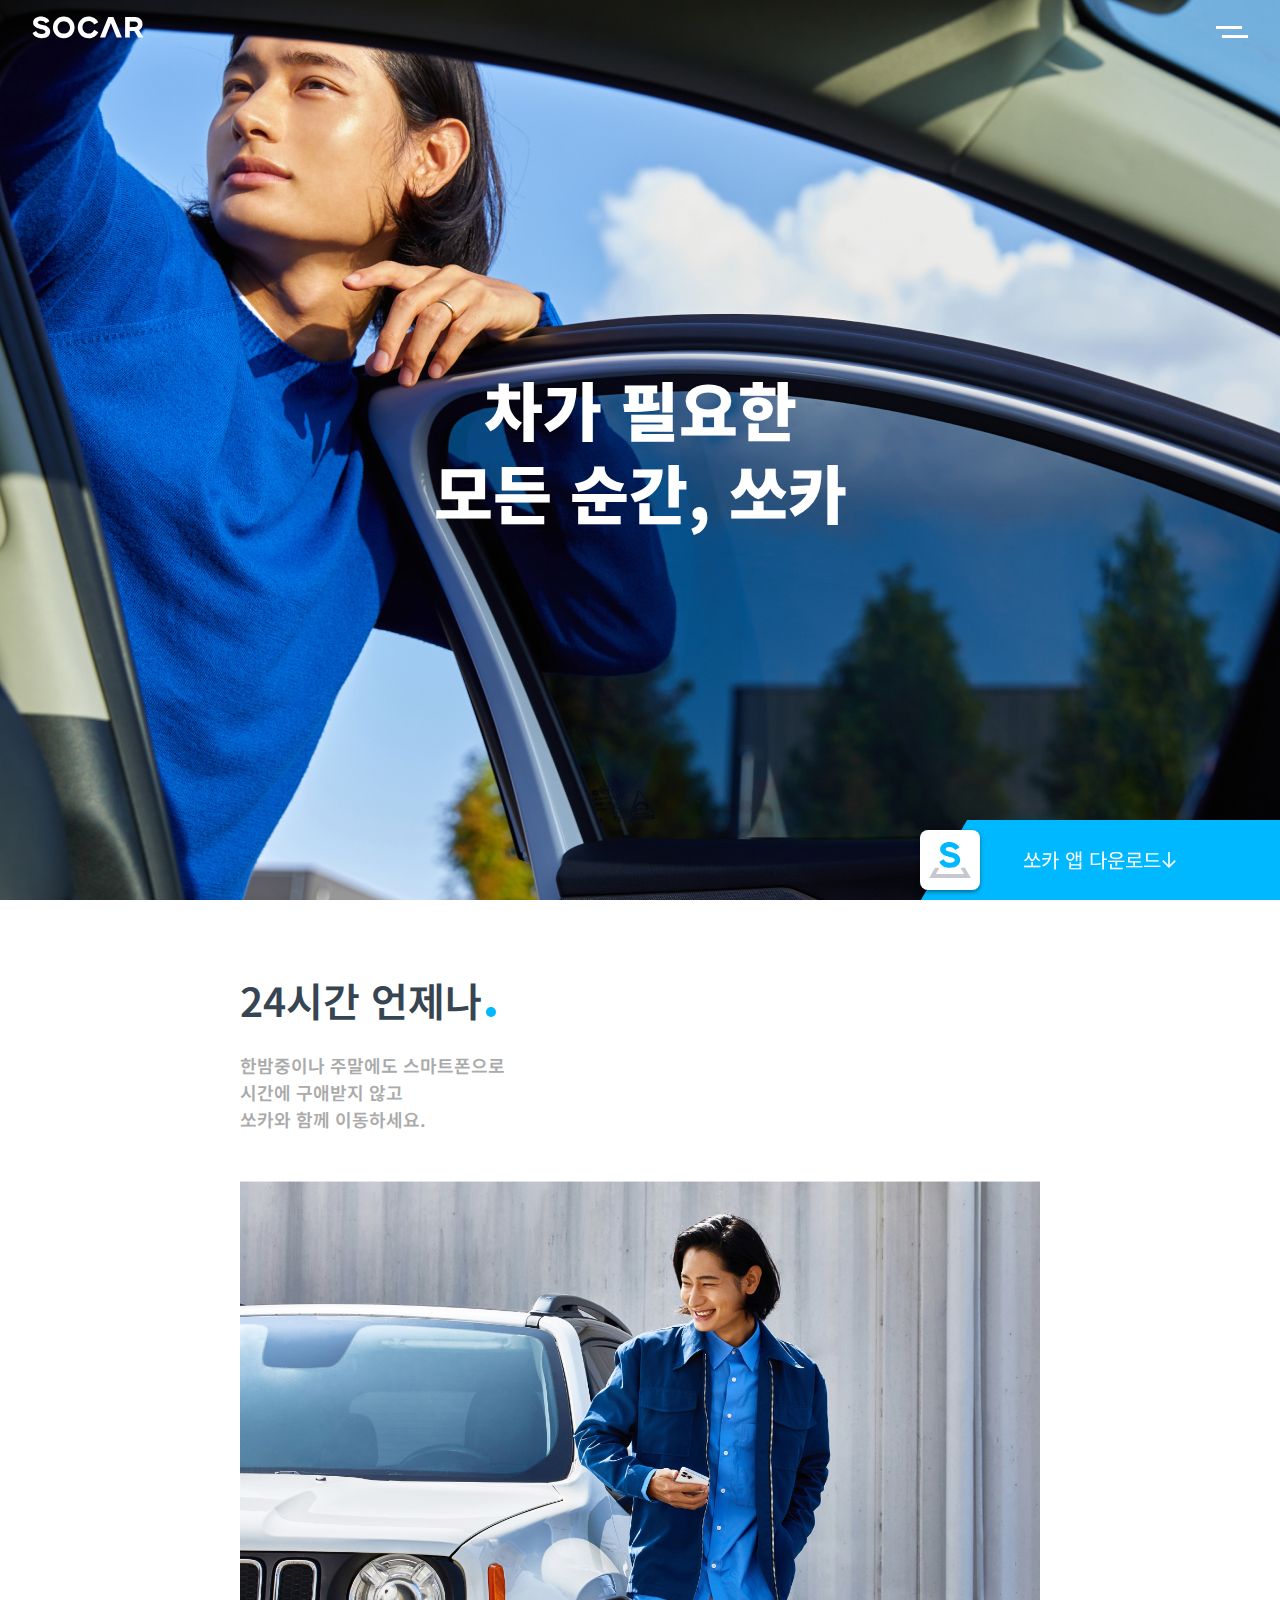
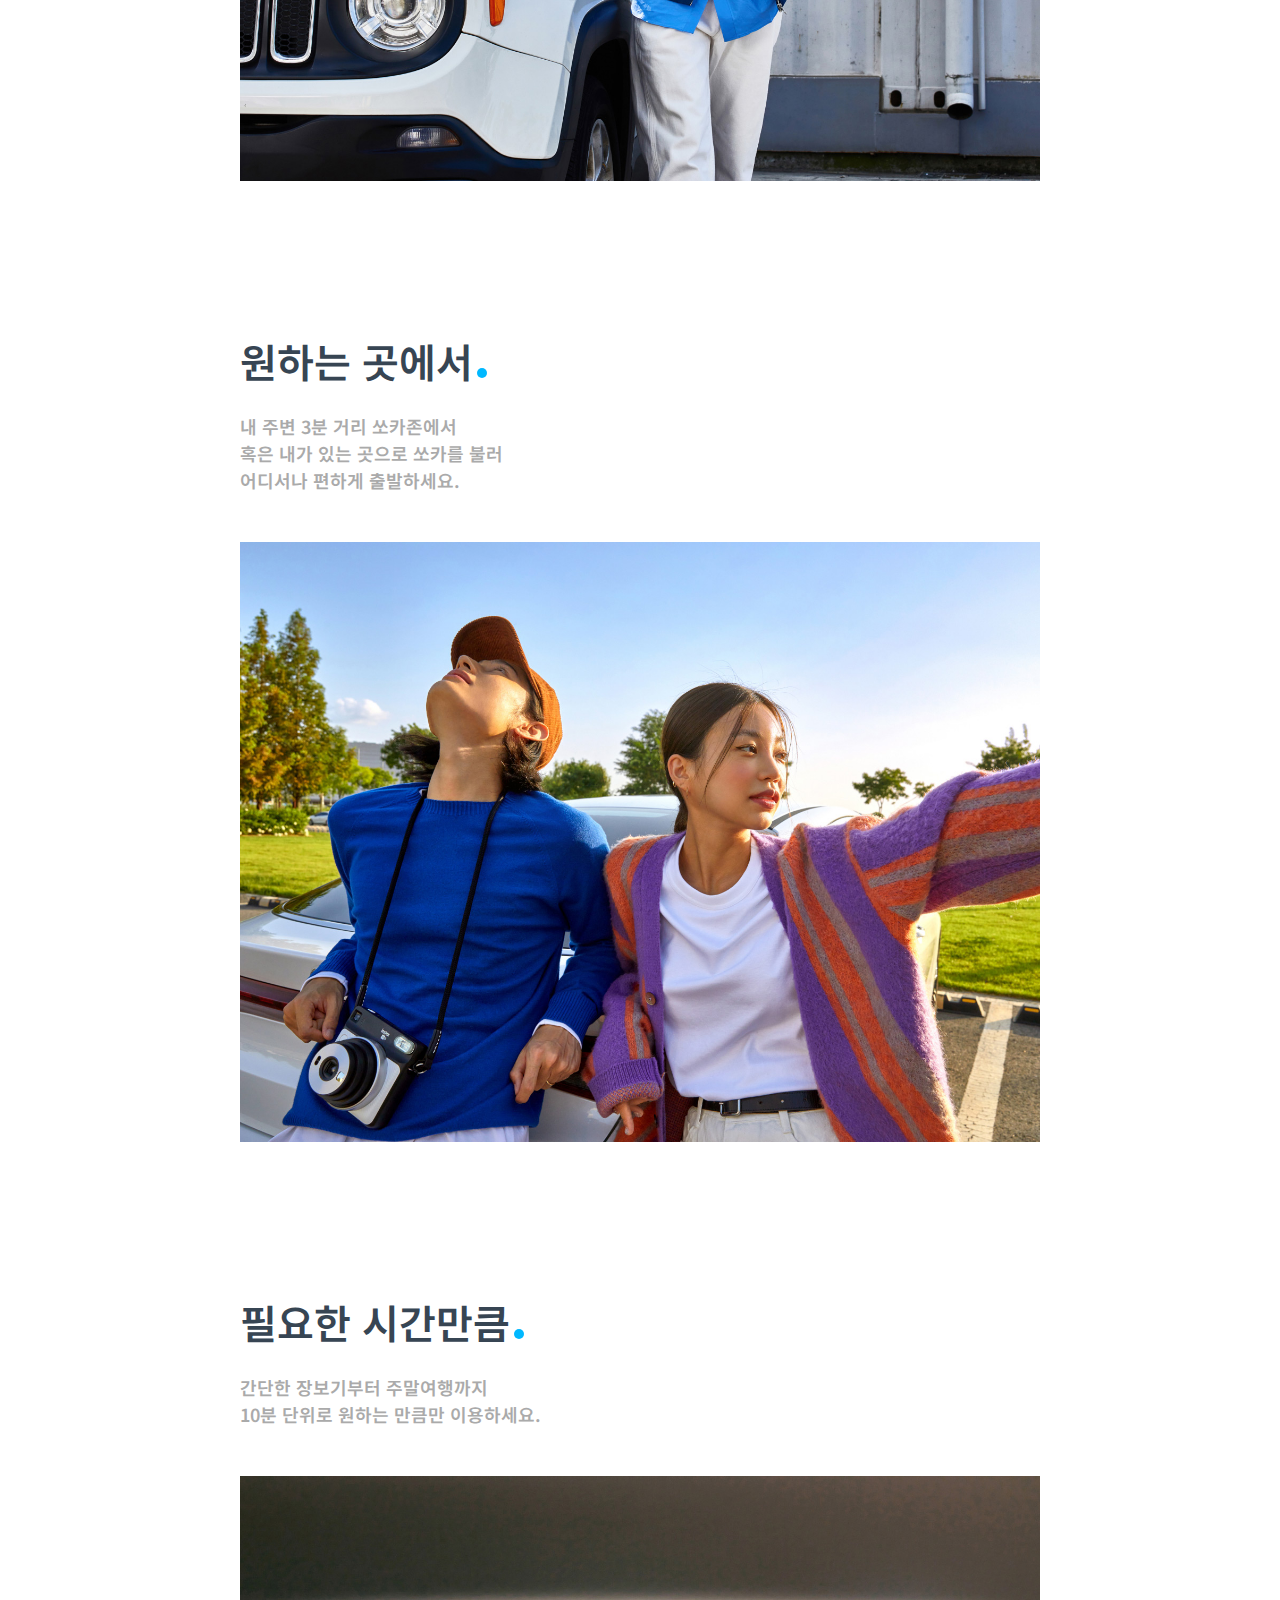
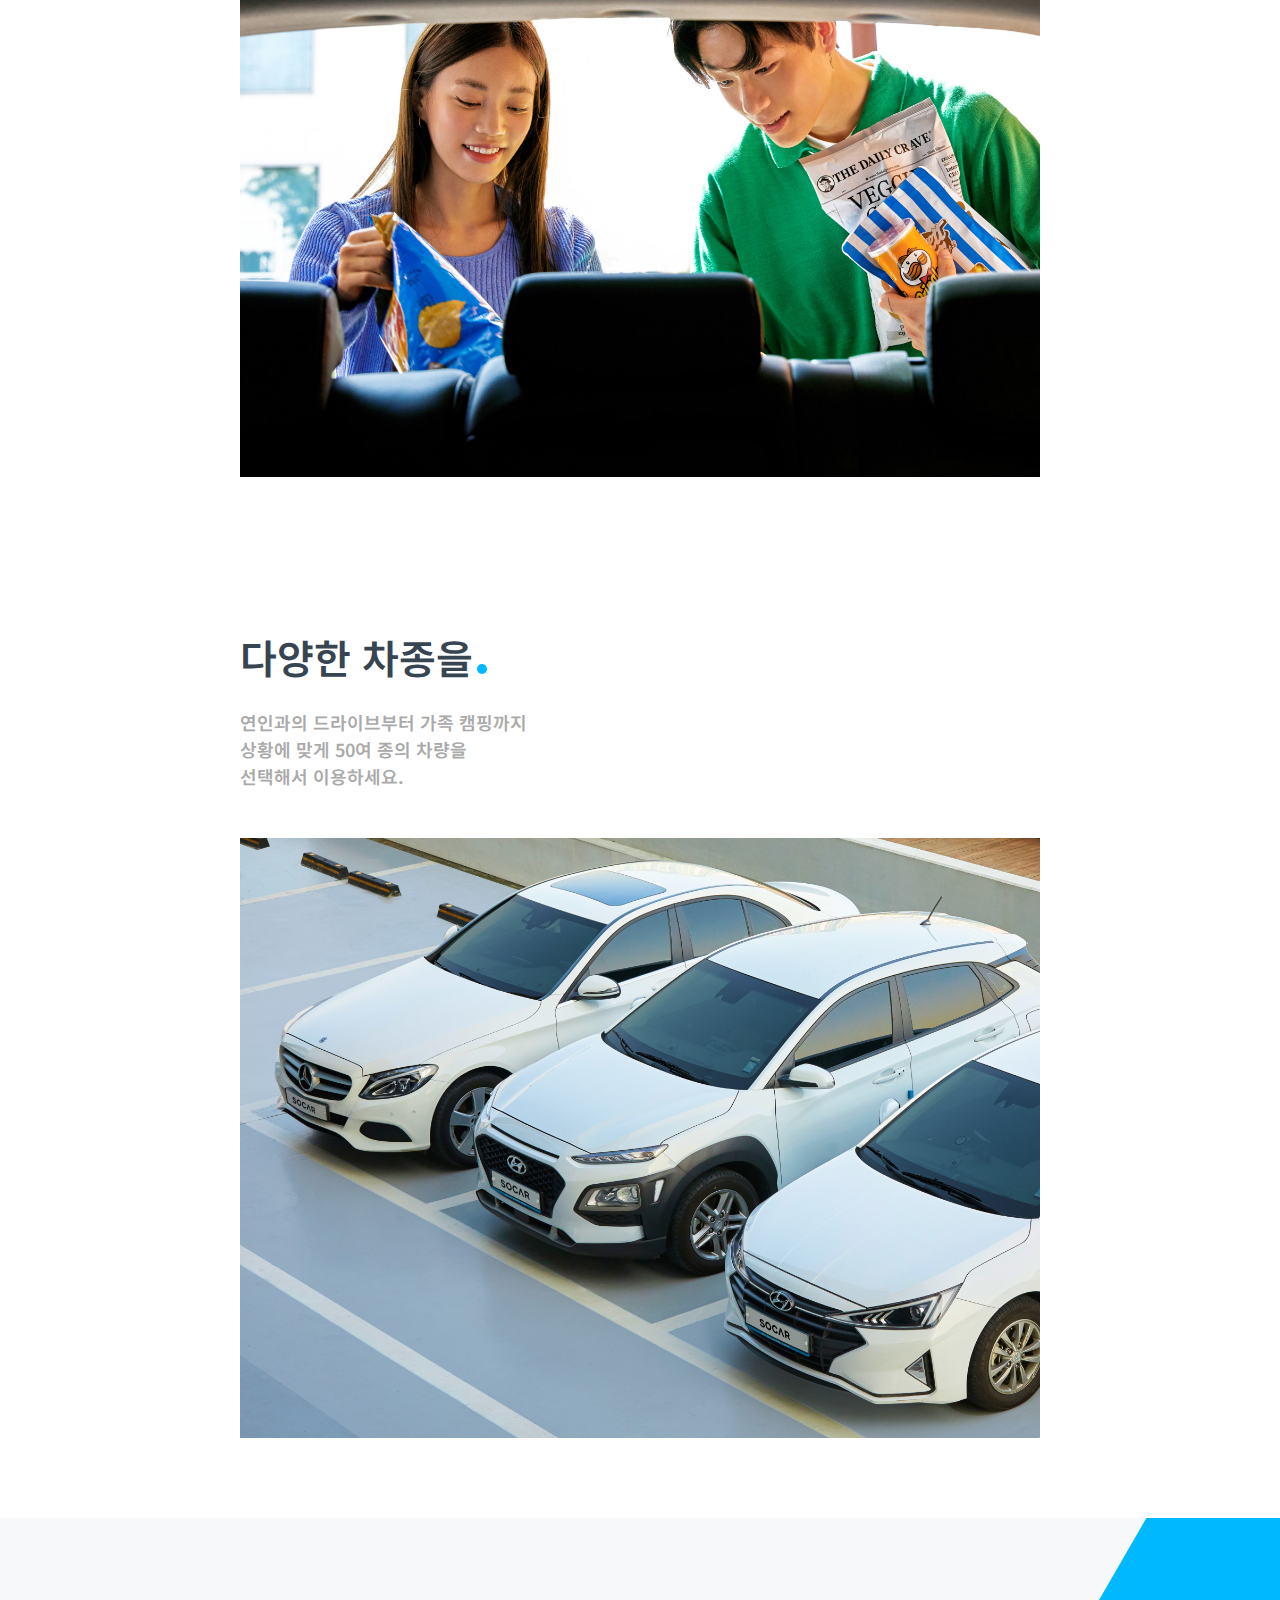
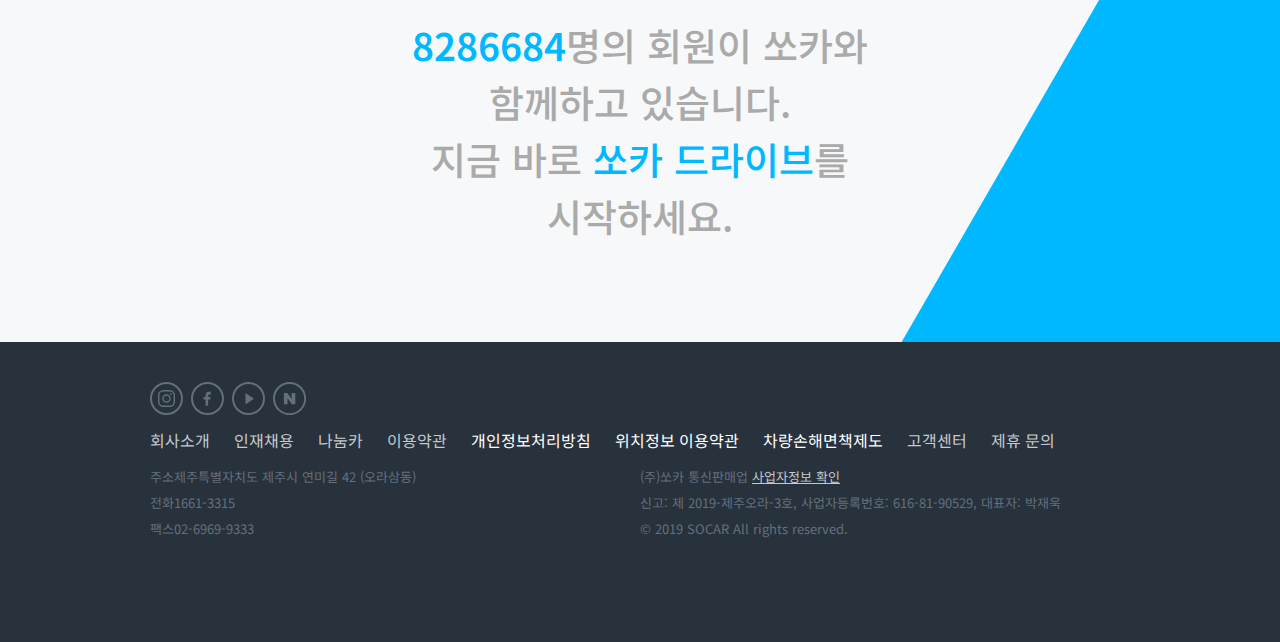
<file: 학습예제/socar-clone-main/index.html>
<!DOCTYPE html>
<html lang="ko">
<head>
    <meta charset="UTF-8">
    <meta http-equiv="X-UA-Compatible" content="IE=edge">
    <meta name="viewport" content="width=device-width, initial-scale=1.0">
    <title>차가 필요한 모든 순간, 쏘카</title>
    <link rel="stylesheet" href="css/reset.css">
    <link rel="stylesheet" href="css/index.css">

    <link rel="stylesheet" href="css/interaction.css">

    <link rel="preconnect" href="https://fonts.googleapis.com">
    <link rel="preconnect" href="https://fonts.gstatic.com" crossorigin>
    <link href="https://fonts.googleapis.com/css2?family=Noto+Sans+KR&display=swap" rel="stylesheet">
</head>
<body>
    <header>
        <div class="header-inner">
            <h1>
                <a href="#"><span class="hidden">SOCAR</span></a>
                <!-- Generator: Adobe Illustrator 22.1.0, SVG Export Plug-In . SVG Version: 6.00 Build 0)  -->
                <svg version="1.1" id="레이어_1" xmlns="http://www.w3.org/2000/svg" xmlns:xlink="http://www.w3.org/1999/xlink" x="0px"
                    y="0px" viewBox="0 0 160.2 32.5" style="enable-background:new 0 0 160.2 32.5;" xml:space="preserve">
                <style type="text/css">
                    .st0{fill:#00B8FF;}
                </style>
                <g>
                    <g>
                        <path class="st0" d="M45.5,0.8C37,0.8,30,7.7,30,16.3c0,8.5,6.9,15.5,15.5,15.5s15.4-7,15.4-15.5C60.9,7.7,54,0.8,45.5,0.8z
                            M45.5,25.2c-4.9,0-8.9-4-8.9-8.9s4-8.9,8.9-8.9s8.9,4,8.9,8.9C54.4,21.2,50.4,25.2,45.5,25.2z"/>
                        <g>
                            <path class="st0" d="M8.2,9.4c0-3.6,9.4-3.6,11.4,1l5.3-3C23.5,3.9,18.2,0.8,13,0.8C6.8,0.8,1.6,4,1.6,9.7
                                c0,6.4,7.4,8.1,10.5,8.8s7.2,1.4,7.2,3.9c0,2.4-2.7,3.2-5.6,3.2c-3.7,0-6.6-1.2-7.9-4.1l-5,2.9c1.6,4.5,6.7,7.3,12.8,7.3
                                c8,0,12.4-3.7,12.4-9.6c0-4.7-4.1-7.6-9-8.8C12.4,12.3,8.2,11.6,8.2,9.4z"/>
                        </g>
                        <path class="st0" d="M89,19.6L89,19.6L89,19.6c-1.3,3.3-4.2,5.6-8,5.6c-4.9,0-8.8-4-8.8-9c0-4.9,3.8-9,8.8-9c3.6,0,6.6,2,8,5.1
                            l0,0l5.8-3.4C92.4,4.1,87,0.8,81,0.8c-8.5,0-15.5,6.9-15.5,15.5S72.4,31.8,81,31.8c6.1,0,11.3-3.6,13.8-8.7L89,19.6z"/>
                        <polygon class="st0" points="116.4,1.6 109.1,1.6 97.2,30.9 104.7,30.9 112.8,9.9 121.1,30.9 128.6,30.9 		"/>
                        <path class="st0" d="M153,20.2l0.6-0.3c2.9-1.7,4.5-4.7,4.5-8.1c0-6-4.4-10.2-10.7-10.2h-14.2v29.3h6.7v-9.4h6.5l5.4,9.4h7.5
                            L153,20.2z M147,15.8h-7.1v-8h7.1c2.6,0,4.4,1.6,4.4,4S149.6,15.8,147,15.8z"/>
                    </g>
                </g>
                </svg>
            </h1>
            <a href="#" class="hamberger"><span class="hidden">메뉴</span></a>
        </div>
    </header>
    <section id="cover">
        <h2>
            차가 필요한
            <br>
            모든 순간, 쏘카
        </h2>
    </section>
    <main>
        <section id="advantages-container">
            <div class="advantage">
                <h2>24시간 언제나</h2>
                <p>    
                    한밤중이나 주말에도 스마트폰으로
                    <br>
                    시간에 구애받지 않고
                    <br>
                    쏘카와 함께 이동하세요.
                </p>
                <figure>
                    <img src="image/usp_a.jpg" alt="차 옆에 서있는 남자가 싱글벙글 웃는 사진">
                </figure>
            </div><div class="advantage">
                <h2>원하는 곳에서</h2>
                <p>    
                    내 주변 3분 거리 쏘카존에서
                    <br>
                    혹은 내가 있는 곳으로 쏘카를 불러
                    <br>
                    어디서나 편하게 출발하세요.
                </p>
                <figure>
                    <img src="image/usp_b.jpg" alt="차 옆에 서있는 남자가 싱글벙글 웃는 사진">
                </figure>
            </div><div class="advantage">
                <h2>필요한 시간만큼</h2>
                <p>    
                    간단한 장보기부터 주말여행까지
                    <br>
                    10분 단위로 원하는 만큼만 이용하세요.       
                </p>
                <figure>
                    <img src="image/usp_c.jpg" alt="차 옆에 서있는 남자가 싱글벙글 웃는 사진">
                </figure>
            </div><div class="advantage">
                <h2>다양한 차종을</h2>
                <p>    
                    연인과의 드라이브부터 가족 캠핑까지
                    <br>
                    상황에 맞게 50여 종의 차량을
                    <br>
                    선택해서 이용하세요.
                </p>
                <figure>
                    <img src="image/usp_d.jpg" alt="차 옆에 서있는 남자가 싱글벙글 웃는 사진">
                </figure>
            </div>
        </section>

        <section id="start-together">
            <h2 class="hidden">함께 시작하는 쏘카</h2>
            <p>
                <span class="point-blue count-up">8286684</span>명의 회원이 쏘카와
                <br>
                함께하고 있습니다.
                <br>
                지금 바로 <span class="point-blue">쏘카 드라이브</span>를
                <br>
                시작하세요.

            </p>
            <div class="incline"></div>
        </section>
    </main>
    <footer>
        <div class="footer-container">
            <div class="sns-container">
                <a href="#">
                    <svg xmlns="http://www.w3.org/2000/svg" width="33" height="33" viewBox="0 0 33 33">
                        <g id="그룹_553" data-name="그룹 553" transform="translate(5481 -4830)">
                          <g id="그룹_502" data-name="그룹 502" transform="translate(-5544 -93)">
                            <g id="그룹_109" data-name="그룹 109" transform="translate(63.654 4923.808)">
                              <g id="그룹_86" data-name="그룹 86" transform="translate(0 0)">
                                <rect id="사각형_128" data-name="사각형 128" width="31" height="31" rx="15.5" transform="translate(0.346 0.192)" fill="none" stroke="#646f7c" stroke-width="2"/>
                              </g>
                            </g>
                            <g id="iconfinder_038_011_instagram_mobile_photo_network_android_material_1646917" transform="translate(68 4928)">
                              <path id="패스_374" data-name="패스 374" d="M14.8,3H8.193A5.193,5.193,0,0,0,3,8.193V14.8A5.193,5.193,0,0,0,8.193,20H14.8A5.193,5.193,0,0,0,20,14.8V8.193A5.193,5.193,0,0,0,14.8,3Zm3.777,11.8A3.781,3.781,0,0,1,14.8,18.579H8.193A3.781,3.781,0,0,1,4.416,14.8V8.193A3.781,3.781,0,0,1,8.193,4.416H14.8a3.781,3.781,0,0,1,3.777,3.777Z" transform="translate(0)" fill="#646f7c"/>
                              <path id="패스_375" data-name="패스 375" d="M11.749,7.5A4.249,4.249,0,1,0,16,11.749,4.249,4.249,0,0,0,11.749,7.5Zm0,7.081a2.833,2.833,0,1,1,2.833-2.833,2.833,2.833,0,0,1-2.833,2.833Z" transform="translate(-0.251 -0.251)" fill="#646f7c"/>
                              <circle id="타원_2072" data-name="타원 2072" cx="0.944" cy="0.944" r="0.944" transform="translate(14.991 6.116)" fill="#646f7c"/>
                            </g>
                          </g>
                        </g>
                      </svg>         
                </a>
                <a href="#">
                    <svg xmlns="http://www.w3.org/2000/svg" width="33" height="33" viewBox="0 0 33 33">
                        <g id="그룹_554" data-name="그룹 554" transform="translate(5481 -4768.192)">
                          <g id="그룹_109" data-name="그룹 109" transform="translate(-5480.346 4769)">
                            <g id="그룹_86" data-name="그룹 86" transform="translate(0 0)">
                              <rect id="사각형_128" data-name="사각형 128" width="31" height="31" rx="15.5" transform="translate(0.346 0.192)" fill="none" stroke="#646f7c" stroke-width="2"/>
                            </g>
                            <g id="iconfinder_square-facebook_317727" transform="translate(11.882 9.053)">
                              <path id="f" d="M17.623,18.869V12.705h2.054l.514-2.568H17.623V9.11a1.363,1.363,0,0,1,1.541-1.541h1.027V5H18.137c-1.888,0-3.082,1.48-3.082,3.6v1.541H13v2.568h2.054v6.164Z" transform="translate(-13 -5)" fill="#646f7c"/>
                            </g>
                          </g>
                        </g>
                      </svg>        
                </a>
                <a href="#">
                    <svg xmlns="http://www.w3.org/2000/svg" width="33" height="33" viewBox="0 0 33 33">
                        <g id="그룹_555" data-name="그룹 555" transform="translate(5488 -4905.192)">
                          <g id="그룹_110" data-name="그룹 110" transform="translate(-5486.692 4906)">
                            <g id="그룹_85" data-name="그룹 85" transform="translate(0 0)">
                              <rect id="사각형_128" data-name="사각형 128" width="31" height="31" rx="15.5" transform="translate(-0.308 0.192)" fill="none" stroke="#646f7c" stroke-width="2"/>
                            </g>
                            <g id="iconfinder_icon-social-youtube_211929" transform="translate(12.191 10.172)">
                              <path id="패스_49" data-name="패스 49" d="M11.316,80.606v-11.5L19.8,74.854Z" transform="translate(-11.316 -69.109)" fill="#646f7c"/>
                            </g>
                          </g>
                        </g>
                      </svg>                   
                </a>
                <a href="#">
                    <svg xmlns="http://www.w3.org/2000/svg" width="33.192" height="33.192" viewBox="0 0 33.192 33.192">
                        <g id="그룹_556" data-name="그룹 556" transform="translate(5425 -4952)">
                          <g id="그룹_26" data-name="그룹 26" transform="translate(-5424 4953)">
                            <path id="패스_84" data-name="패스 84" d="M15.6,0a15.6,15.6,0,0,1,15.6,15.6h0A15.6,15.6,0,1,1,0,15.6H0A15.6,15.6,0,0,1,15.6,0Z" transform="translate(0 0)" fill="none" stroke="#646f7c" stroke-width="2"/>
                            <path id="패스_48" data-name="패스 48" d="M368.068,243.5l-4.235-6.084h-3.511v11.368H364V242.7l4.235,6.084h3.511V237.418h-3.678Z" transform="translate(-350.439 -227.498)" fill="#646f7c"/>
                          </g>
                        </g>
                      </svg>  
                </a>
            </div>
            <nav>
                <a href="#">회사소개</a>
                <a href="#">인재채용</a>
                <a href="#">나눔카</a>
                <a href="#">이용약관</a>
                <a href="#" class="important-information">개인정보처리방침</a>
                <a href="#" class="important-information">위치정보 이용약관</a>
                <a href="#" class="important-information">차량손해면책제도</a>
                <a href="#">고객센터</a>
                <a href="#">제휴 문의</a>
            </nav>
            <div class="information">
                <div>
                    <dl>
                        <dt>주소</dt>
                        <dd>제주특별자치도 제주시 연미길 42 (오라삼동)</dd>
                    </dl>
                    <dl>
                        <dt>전화</dt>
                        <dd>1661-3315</dd>
                    </dl>
                    <dl>
                        <dt>팩스</dt>
                        <dd>02-6969-9333</dd>
                    </dl>
                </div>
                <div>
                    <p>(주)쏘카 통신판매업 <a href="#" class="biz-info">사업자정보 확인</a></p>
                    <p>신고: 제 2019-제주오라-3호, 사업자등록번호: 616-81-90529, 대표자: 박재욱</p>
                    <p>© 2019 SOCAR All rights reserved.</p>
                </div>
            </div>
        </div>
    </footer>
    <section id="app-download">
        <a href="#" class="unit-link"></a>
        <div class="incline"></div>
        <figure class="app-icon">
<!-- Generator: Adobe Illustrator 22.1.0, SVG Export Plug-In . SVG Version: 6.00 Build 0)  -->
            <svg style ='display: block;'version="1.1" id="레이어_1" xmlns="http://www.w3.org/2000/svg" xmlns:xlink="http://www.w3.org/1999/xlink" x="0px"
                y="0px" viewBox="0 0 158.3 158.3" style="enable-background:new 0 0 158.3 158.3;" xml:space="preserve">
            <style type="text/css">
                .st0{fill:#FFFFFF;}
                .st1{fill:#00B8FF;}
                .st2{fill:#C5C8CE;}
            </style>
            <rect x="0" class="st0" width="158.3" height="158.3"/>
            <g>
                <g>
                    <g>
                        <g>
                            <path class="st1" d="M67.5,50.6c0-7.8,20.6-7.9,25.1,2.1l11.6-6.7C101,38.4,89.4,31.6,78,31.6c-13.5,0-25,7.1-25,19.4
                                c0,14.1,16.2,17.7,23,19.4c6.8,1.6,15.8,3.1,15.8,8.7c0,5.2-5.8,7.1-12.3,7.1c-8.2,0-14.5-2.7-17.3-9.1L51,83.5
                                c3.4,9.9,14.6,16,28,16c17.4,0,27.1-8,27.1-21c0-10.2-8.9-16.8-19.8-19.4C76.8,56.7,67.5,55.4,67.5,50.6z"/>
                        </g>
                        <polygon class="st2" points="118.5,99.4 106.7,99.4 116.5,116.4 41.8,116.4 51.6,99.4 39.8,99.4 24.2,126.6 134.1,126.6 			"/>
                        
                    </g>
                </g>
            </g>
            </svg>

        </figure>
        <p>쏘카 앱 다운로드</p>
    </section>
    <script src="js/countUp.js"></script>
    <script src="js/header.js"></script>
    <script src="js/scroll.js"></script>
</body>
</html>
</file>
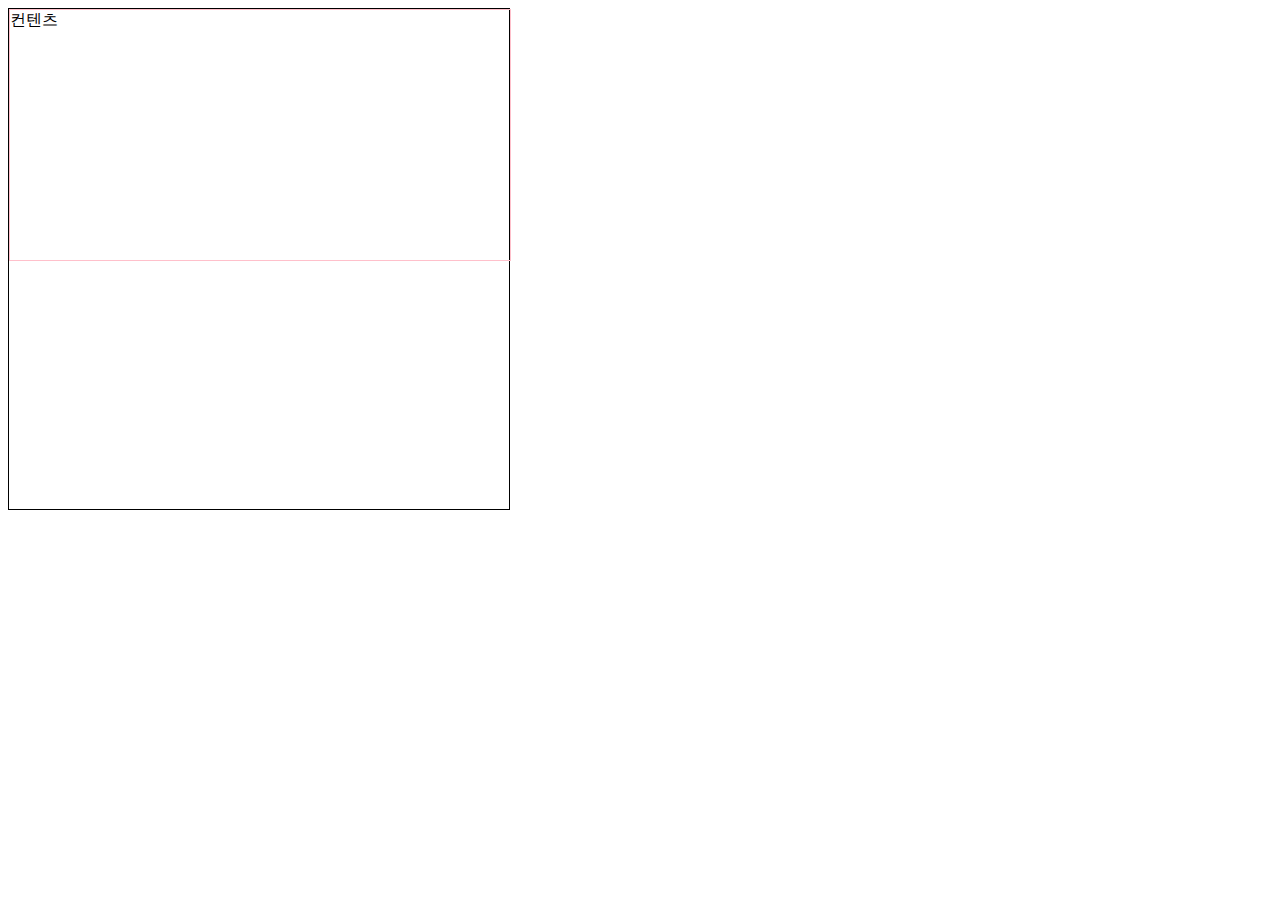
<file: test.html>
<!DOCTYPE html>
<html lang="en">
<head>
    <meta charset="UTF-8">
    <meta name="viewport" content="width=device-width, initial-scale=1.0">
    <title>Document</title>
    <style>
        .container {
            width: 500px;
            height: 500px;
            border: 1px solid black;
        }

        .box {
            width: 100%;
            /* background-color: red; */
            border: 1px solid pink;
            position: relative;
        }

        .box::before {
            content: '';
            display: block;
            width: 100%;
            padding-top: 50%;
        }

        .실제컨텐츠 {
            position: absolute;
            top: 0;
            left: 0;
        }
    </style>
</head>
<body>
    <div class="container">
        <div class="box">
            <div class="실제컨텐츠">컨텐츠</div>
        </div>
    </div>
</body>
</html>
</file>
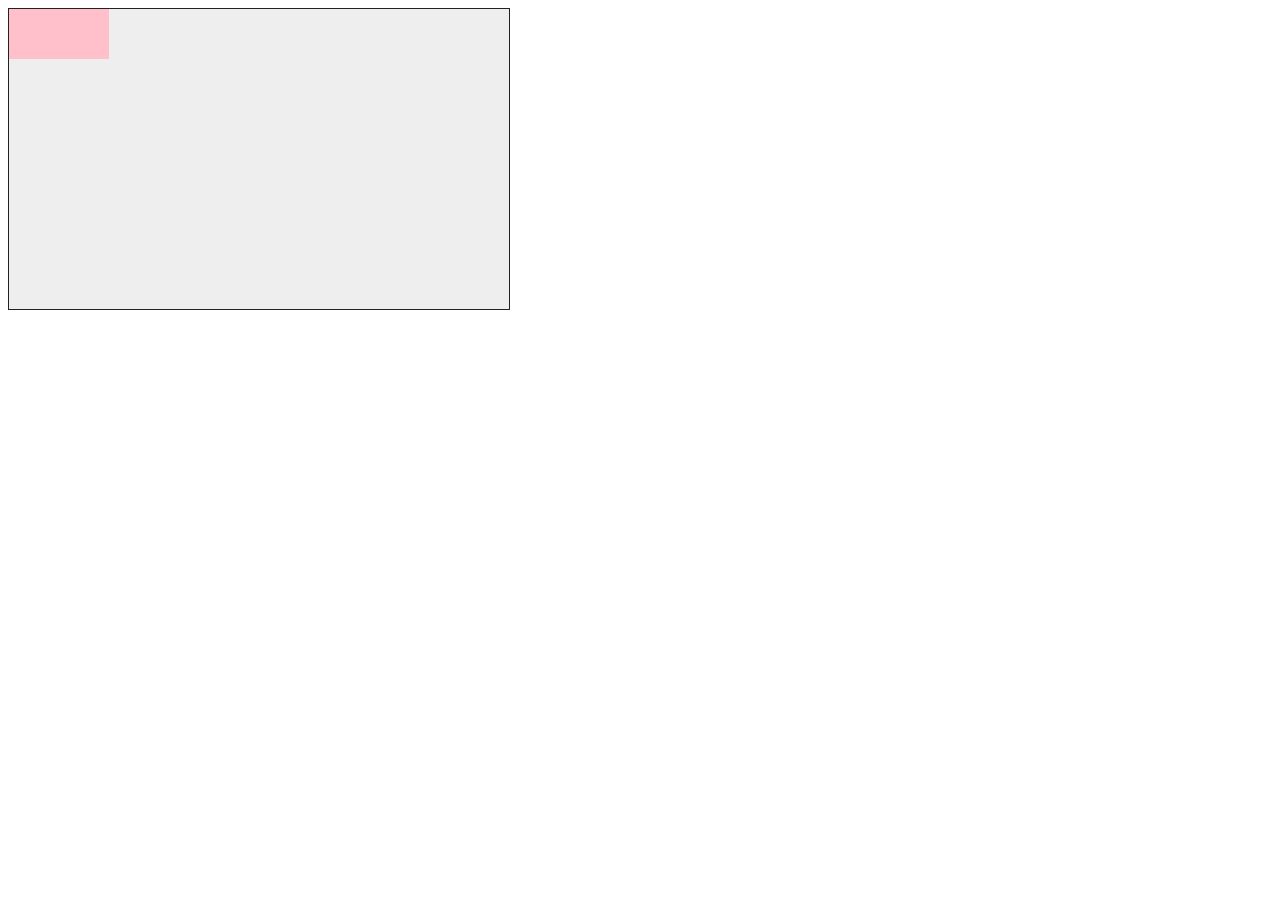
<file: 드래그이벤트/2.여러개.html>
<!DOCTYPE html>
<html lang="en">
<head>
    <meta charset="UTF-8">
    <meta name="viewport" content="width=device-width, initial-scale=1.0">
    <title>Document</title>
    <style>
        .canvas {
            width: 500px;
            height: 300px;
            overflow: hidden;
            border: 1px solid #222;
            background-color: #EEE;
            position: relative;
        }

        .rect {
            width: 100px;
            height: 50px;
            position: absolute;
            background-color: pink;
        }
    </style>
</head>
<body>
    <div class="canvas">
        <div class="rect"></div>
        <div class="rect"></div>
        <div class="rect"></div>
        <div class="rect"></div>
        <div class="rect"></div>
        <div class="rect"></div>
        <div class="rect"></div>
        <div class="rect"></div>
        <div class="rect"></div>
        <div class="rect"></div>
        <div class="rect"></div>
        <div class="rect"></div>
    </div>

    <script>


    const rects = document.getElementsByClassName('rect')

    for(let i = 0 ; i < rects.length ; i ++) {
        makeDragAble(rects[i]);
    }

    function makeDragAble(대상) {
        console.log('실행');
        let isClicked = false;
        let posX, posY = 0;

        대상.addEventListener('mousedown',(e) => {
            isClicked = true;
            posX = e.offsetX;
            posY = e.offsetY;
        })
        window.addEventListener('mousemove', (e) => {
            if(isClicked){  
                대상.style.left = `${e.clientX - posX}px`;
                대상.style.top = `${e.clientY - posY}px`;
            }
        })
        대상.addEventListener('mouseup', (e) => {
            isClicked = false;
        })
    }

    </script>
</body>
</html>
</file>
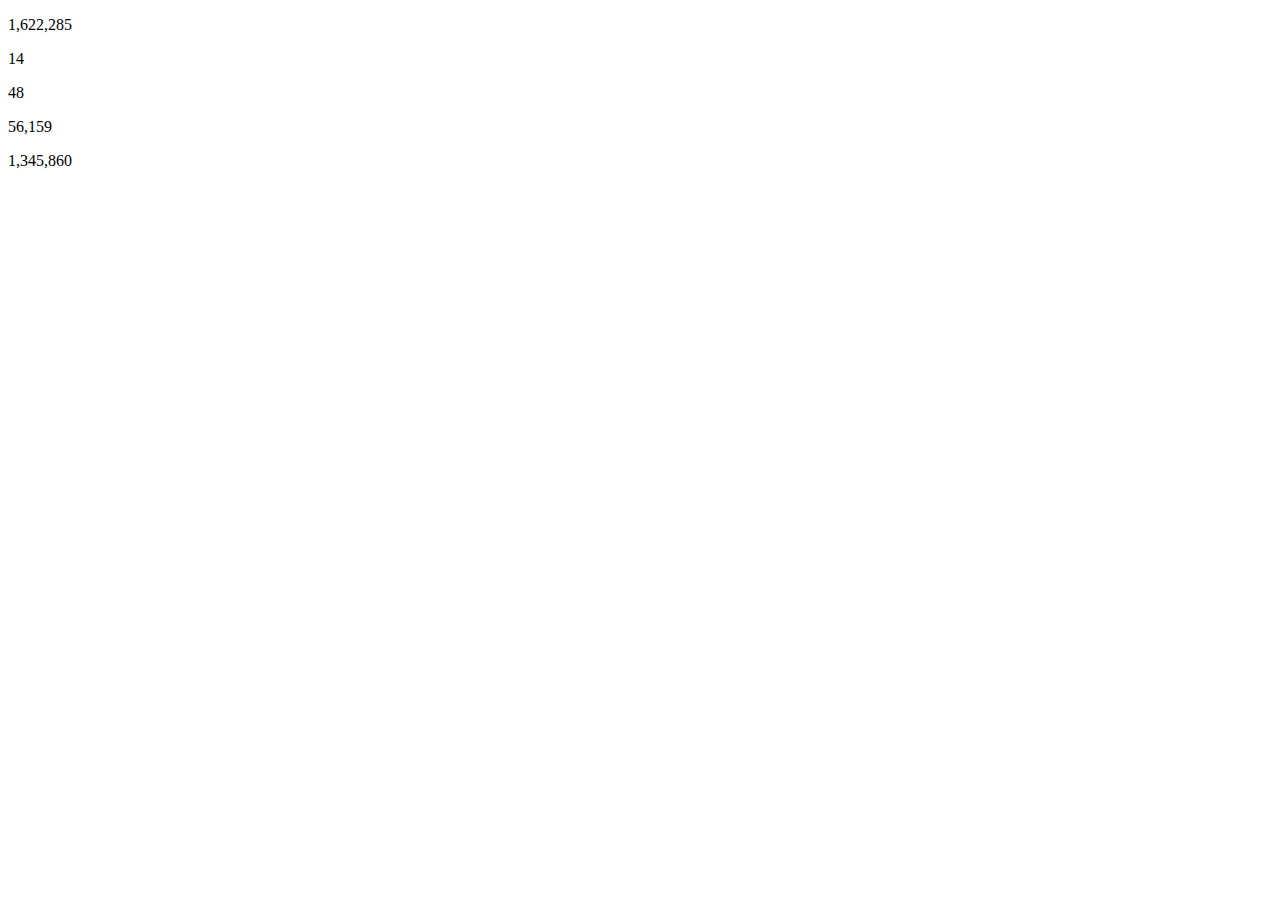
<file: 스크롤이벤트/4.카운트업.html>
<!DOCTYPE html>
<html lang="en">
<head>
    <meta charset="UTF-8">
    <meta name="viewport" content="width=device-width, initial-scale=1.0">
    <title>Document</title>
</head>
<body>
    <p id="count">13513412</p>
    <p class="counts">123</p>
    <p class="counts">444</p>
    <p class="counts">515135</p>
    <p class="counts">12345245</p>
    <script>
        const count = document.getElementById('count');


        makeCount(count,2000,60);

        const counts = document.getElementsByClassName('counts');

        for(let i = 0 ; i < counts.length ; i ++) {
            makeCount(counts[i],2000,60);
        }

        
        
        function makeCount(대상,지속시간,fps){
            const goal = Number(대상.innerText);

            const 재생횟수 = 지속시간/1000 * fps;

            
            for(let i = 0 ; i < 재생횟수 ; i++) {
                const 진행도 = (i+1) / 재생횟수;
                
                console.log(easeInOutQuart(진행도)*100);
                
                setTimeout(() => {
                    // nowCount += 10000;
                    대상.innerText = `${Math.floor(easeInOutQuart(진행도) * goal).toLocaleString()}`
                }, 1000/fps*i);
                
            }
            
            
            function easeInOutQuart(x) {
                return x < 0.5 ? 8 * x * x * x * x : 1 - Math.pow(-2 * x + 2, 4) / 2;
            }
            
            
        }
            
        
        
        

    </script>
</body>
</html>
</file>
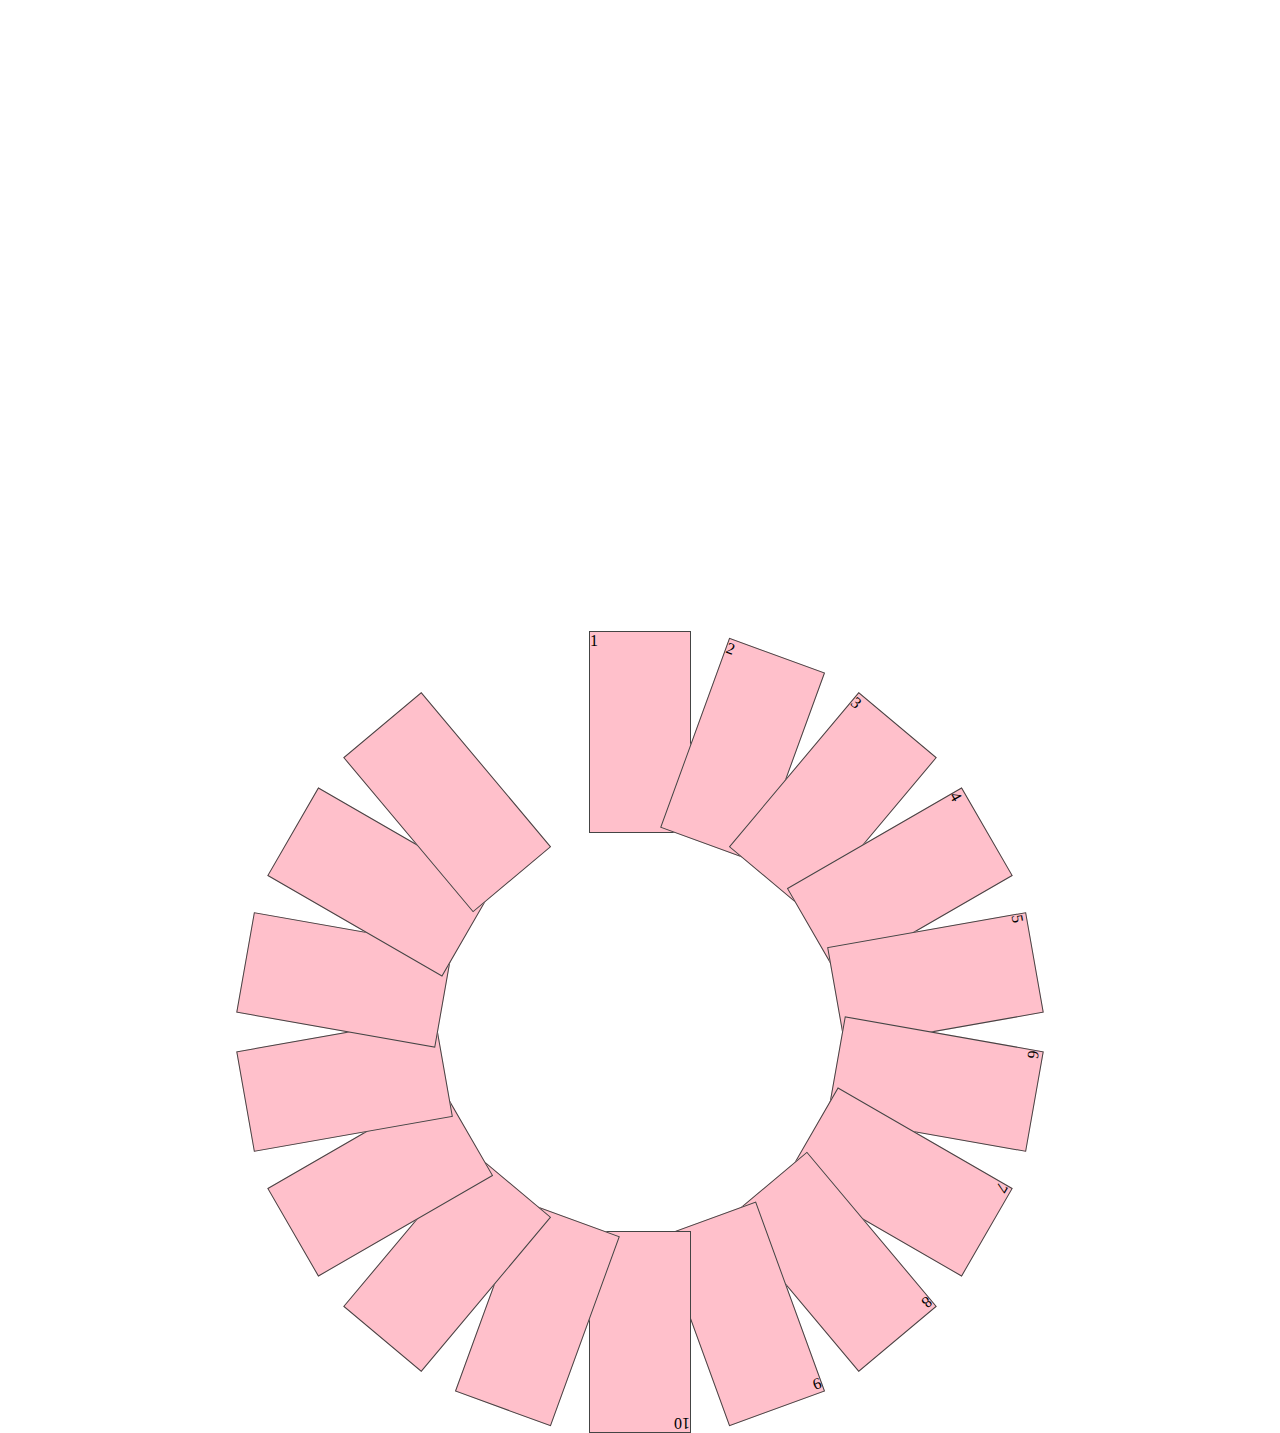
<file: 원형갤러리/원으로정렬.html>
<!DOCTYPE html>
<html lang="en">
<head>
    <meta charset="UTF-8">
    <meta name="viewport" content="width=device-width, initial-scale=1.0">
    <title>Document</title>
    <style>
        * {
            margin: 0;
            padding: 0;
        }

        li {
            list-style: none;
        }

        .gallery {
            transform: translateY(150%);

        }

        .container {
            width: 500px;
            height: 500px;
            margin: 32px auto;
            position: relative;
        }

        .content {
            width: 100px;
            height: 200px;
            background-color: pink;
            border: 1px solid #444;

            position: absolute;
            top: 50%;
            left: 50%;
            transform: translate(-50%,-50%);

            transform: translate(-50%,calc(-50% - 200px)) rotate(0deg);
            transform-origin: center calc(50% + 300px);
        }
    </style>
</head>
<body>
    <div class="gallery">
        <ul class="container">
            <li class="content">1</li>
            <li class="content">2</li>
            <li class="content">3</li>
            <li class="content">4</li>
            <li class="content">5</li>
            <li class="content">6</li>
            <li class="content">7</li>
            <li class="content">8</li>
            <li class="content">9</li>
            <li class="content">10</li>
            <li class="content"></li>
            <li class="content"></li>
            <li class="content"></li>
            <li class="content"></li>
            <li class="content"></li>
            <li class="content"></li>
            <li class="content"></li>
        </ul>
    </div>
    <script>
        const content = document.getElementsByClassName('content')
        
        
        for(let i = 0 ; i < content.length ; i ++) {
            content[i].style.transform = `translate(-50%,calc(-50% - 300px)) rotate(${i*20}deg)`
        }
        
        
        const wrapper = document.querySelector('.container');

        const wrapperCenter = {
            x: wrapper.getBoundingClientRect().left + wrapper.getBoundingClientRect().width/2,
            y: wrapper.getBoundingClientRect().top + wrapper.getBoundingClientRect().height/2
        }

        let index = 0;
        let 이동각도 = 0;
        let startDeg = 0;
        let isClicked = false
        wrapper.addEventListener('mousedown',(e)=>{
            startDeg = getDegree(e);
            isClicked = true;
        })

        wrapper.addEventListener('mousemove', (e)=>{
            if(isClicked){
                wrapper.style.transition = '0s';
                이동각도 = getDegree(e) - startDeg
                wrapper.style.transform = `rotate(${index * -20 + 이동각도}deg)`
            }
        })

        wrapper.addEventListener('mouseup', (e)=>{
            isClicked = false;
            index = index + Math.round(-이동각도/20);
            applyIndex();
        })



        function applyIndex(){
            wrapper.style.transition = '0.2s';
            wrapper.style.transform = `rotate(${index * -20}deg)`
        }
        


        function getDegree(e) {
            const x = wrapperCenter.x - e.clientX
            const y = wrapperCenter.y - e.clientY

            const radian = Math.atan2(y, x); // atan2함수
            const degree = (radian * 180 / Math.PI).toFixed(0);  // radian -> 

            return degree;
        }
    </script>
</body>
</html>
</file>
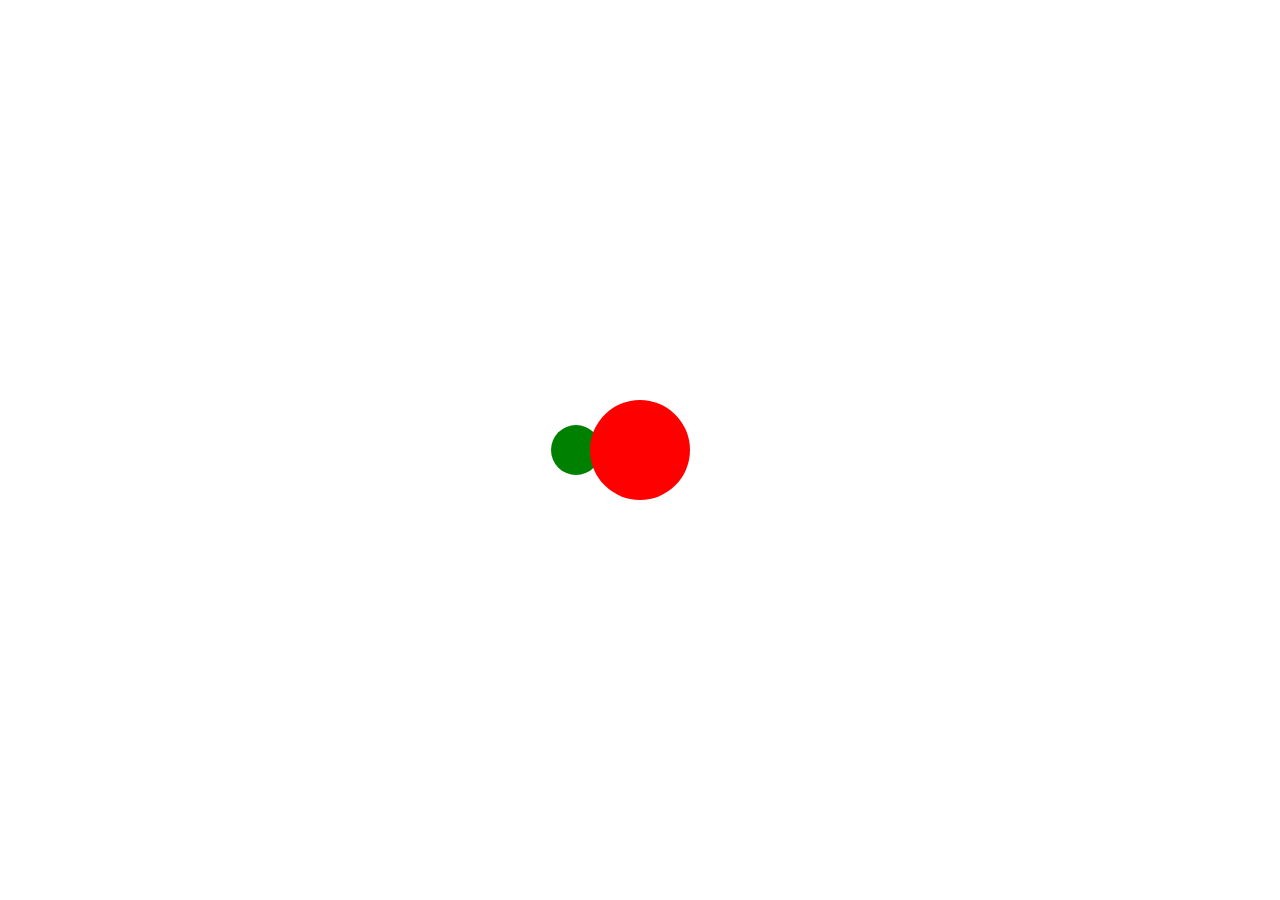
<file: 충돌감지/원충돌.html>
<!DOCTYPE html>
<html lang="en">
<head>
    <meta charset="UTF-8">
    <meta name="viewport" content="width=device-width, initial-scale=1.0">
    <title>Document</title>
    <style>

        .obj {
            position: absolute;
            transform: translate(-50%,-50%);
        }

        .me {
            width: 50px;
            height: 50px;
            background-color: green;
            border-radius: 50%;

            top: 50%;
            left: 45%;
        }

        .enemy {
            width: 100px;
            height: 100px;
            background-color: red;
            border-radius: 50%;

            top: 50%;
            left: 50%;
        }
    </style>
</head>
<body>
    <div class="me obj"></div>
    <div class="enemy obj"></div>

    <script>
        const me = document.querySelector('.me');
        const enemy = document.querySelector('.enemy');


        
        setInterval(() => {
            
            // 여러군데서 사용할 값이므로 상수에 저장해 가독성 높이기
            const mePos = me.getBoundingClientRect();
            const enemyPos = enemy.getBoundingClientRect();

            // 두 원의 반지름을 더한 값. 중점을 기준으로 거리를 쟀을때 이 값보다 작아지면 충돌한것 
            const 충돌거리 = enemyPos.width/2 + mePos.width/2

            // 두 원의 중심좌표를 구하기
            const myCenter = mePos.left + mePos.width/2
            const enemyCenter = enemyPos.left + enemyPos.width/2

            // -75~+75를 파악하는것보단 75이하를 파악하는것이 더 깔끔하다.
            // abs(절댓값)를 이용해 양수로 만들어준다.
            const 적과나의거리 = Math.abs(myCenter - enemyCenter);

            // 충돌거리와 개체 사이의 거리를 비교해 충돌감지 시행
            if(적과나의거리 <= 충돌거리){
                console.log('충돌했어요')
            }else {
                console.log('고요합니다')
            }
        }, 1000/60);


    </script>
</body>
</html>
</file>
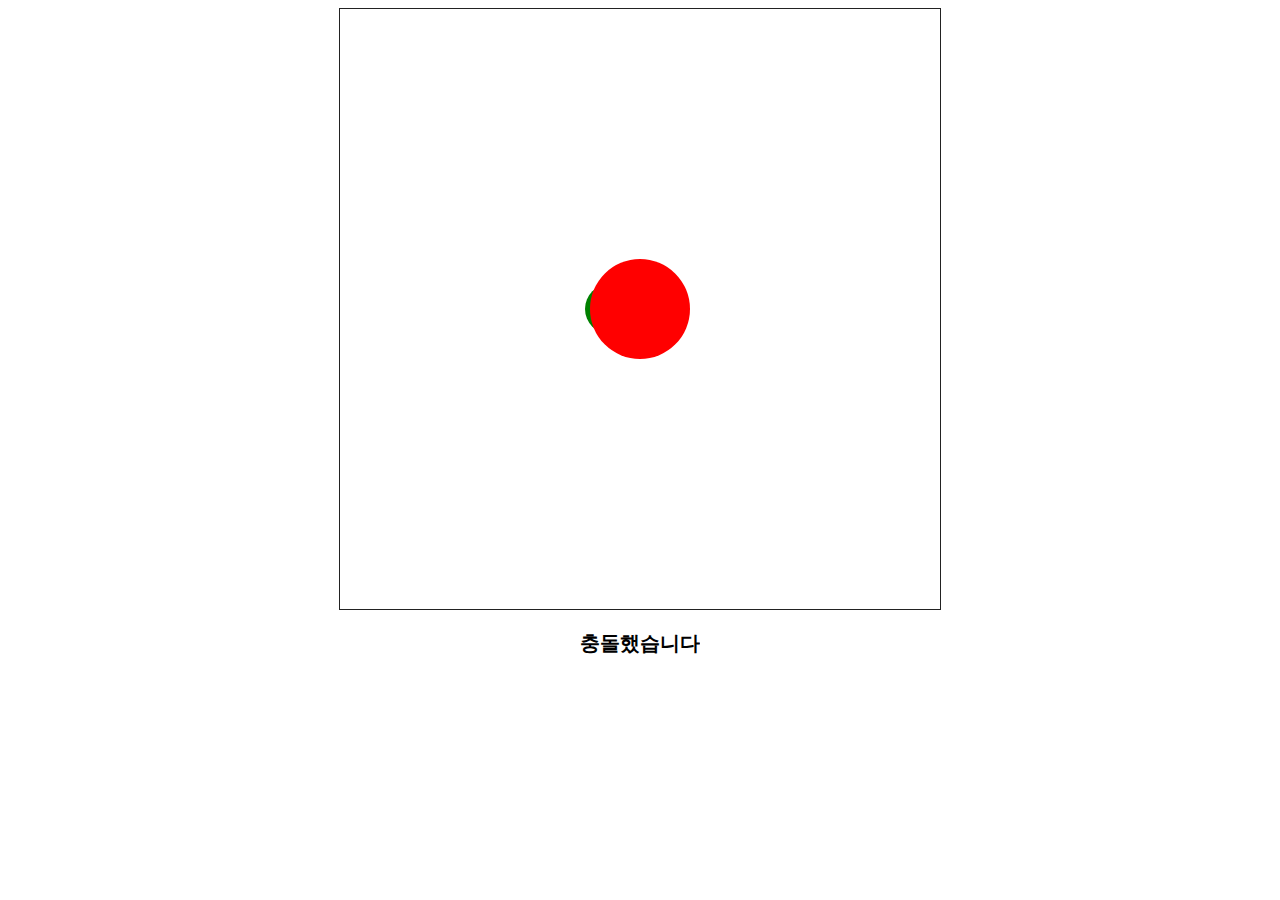
<file: 충돌감지/원충돌2차원.html>
<!DOCTYPE html>
<html lang="en">
<head>
    <meta charset="UTF-8">
    <meta name="viewport" content="width=device-width, initial-scale=1.0">
    <title>Document</title>
    <style>

        .container {
            width: 600px;
            height: 600px;
            border: 1px solid #222;
            margin: 0 auto;
            position: relative;
            overflow: hidden;
        }

        .obj {
            position: absolute;
            transform: translate(-50%,-50%);
        }

        .me {
            width: 50px;
            height: 50px;
            background-color: green;
            border-radius: 50%;

            top: 50%;
            left: 45%;
        }

        .enemy {
            width: 100px;
            height: 100px;
            background-color: red;
            border-radius: 50%;

            top: 50%;
            left: 50%;

            animation: beat 1s ease-in-out alternate infinite;
        }

        @keyframes beat {
            from {
                transform: scale(1);
            }
            to {
                transform: scale(2);
            }
            
        }

        .충돌여부 {
            text-align: center;
            font-size: 20px;
            font-weight: bold;
        }
    </style>
</head>
<body>
    <div class="container">
        <div class="me obj"></div>
        <div class="enemy obj"></div>
    </div>
    <p class="충돌여부">-</p>
    
    <script>
        // 컨텐츠를 자바스크립트와 연결하기(me, enemy)
        const me = document.querySelector('.me');
        const enemy = document.querySelector('.enemy');

        const 충돌여부 = document.querySelector('.충돌여부');


        const container = document.querySelector('.container');

        container.addEventListener('mousemove', (e)=>{
            me.style.left = `${e.clientX - container.getBoundingClientRect().left}px`
            me.style.top = `${e.clientY - container.getBoundingClientRect().top}px`

        })


        // 인터벌 생성
        setInterval(() => {
            const meRect = me.getBoundingClientRect();
            const enemyRect = enemy.getBoundingClientRect();

            const 충돌기준 = meRect.width/2 + enemyRect.width/2;

            const mePos = {
                x : meRect.left + meRect.width/2,
                y : meRect.top + meRect.height/2
            }

            const enemyPos = {
                x : enemyRect.left + enemyRect.width/2,
                y : enemyRect.top + enemyRect.height/2
            }

            if(getDistance(mePos,enemyPos) <= 충돌기준) {
                충돌여부.innerText = '충돌했습니다';
            }else {
                충돌여부.innerText = '-';
            }


        }, 1000/60);
            // me와 enemy 위치 가져오기
            // 충돌기준 거리 계산
            // me와 enemy의 x좌표, y좌표 찾기
            // 두 좌표(me의x,y  enemy의 x,y)를 이용해 거리 구하기
            
            
            // x² + y² = z²을 js 수식으로 나타내면?
            // => x*x + y*y = z*z   
            // => 루트(x*x + y*y) = z
            // => Math.sqrt(x*x + y*y) = 두 점 사이의 거리
            
            
            // 충돌기준과 거리를 비교해 충돌 여부 파악하기
        function getDistance(posA,posB){
            const x거리 = posA.x - posB.x;
            const y거리 = posA.y - posB.y;

            const 거리 = Math.sqrt((x거리*x거리) + (y거리*y거리));

            return 거리;
        } 
    </script>
</body>
</html>
</file>
<file: 학습예제/socar-clone-main/css/index.css>
:root {
    --main-color : #00B8FF;
    --heading-font-color : #374553;
    --paragraph-font-color : #AAAAAA;
    --background-gray-color : #f7f8f9; 
    --footer-background-color : #28323C;
    --footer-nav-font-color : #C5C8CE;
    --footer-font-color :#646f7c;
}

body {
    font-family: 'Noto Sans KR', sans-serif;
}

.unit-link {
    position: absolute;
    top: 0;
    left: 0;
    right: 0;
    bottom: 0;
    z-index: 100;
}

header {
    position: fixed;
    width: 100%;
    top: 0;
    padding: 16px 32px;
    box-sizing: border-box;
    transition: 1s;
}

.header-inner {
    display: flex;
    justify-content: space-between;
}

h1 {
    width: 112px;
    position: relative;
}

h1 > a {
    position: absolute;
    width: 100%;
    height: 100%;
}

.hidden {
    position: absolute;
    clip: rect(1px, 1px, 1px, 1px);
    -webkit-clip-path: inset(0px 0px 99.9% 99.9%);
    clip-path: inset(0px 0px 99.9% 99.9%);
    overflow: hidden;
    height: 1px;
    width: 1px;
    padding: 0;
    border: 0;
    top: 50%;
}

.hamberger {
    width: 32px;
    height: 32px;
    /* background-color: blue; */
    display: flex;
    flex-direction: column;
    justify-content: center;
    gap: 6px;
}

.hamberger::before,.hamberger::after {
    display: block;
    content: '';
    width: 80%;
    height: 3px;
    background-color: #ffffff;
}

.hamberger::after {
    margin-left: auto;
}

#cover {
    height: 100vh;
    background-image: url(../image/main_visual_fullscreen.jpg);
    background-position: 30% center;
    display: flex;
    justify-content: center;
    align-items: center;
}

#cover > h2 {
    text-align: center;
    font-size: 64px;
    color: white;
    font-weight: 900;
    line-height: 130%;
}

#advantages-container {
    padding : 80px 32px;
    display: flex;
    flex-direction: column;
}

.advantage {
    max-width: 800px;
    margin: 0 auto;
    margin-bottom: 160px;
}

.advantage:last-child {
    margin-bottom: 0;
}

.advantage > h2 {
    font-size: 40px;
    font-weight: 600;
    color: var(--heading-font-color);
    margin-bottom: 32px;
    display: flex;
    align-items: baseline;
    gap: 4px;
}

.advantage > h2::after {
    display: block;
    content: '';
    width: 10px;
    height: 10px;
    background-color: var(--main-color);
    border-radius: 50%;


}

.advantage > p {
    font-size: 18px;
    font-weight: 600;
    color: var(--paragraph-font-color);
    margin-bottom: 48px;
    line-height: 150%;
}

#start-together {
    height: 424px;
    background-color: var(--background-gray-color);
    position: relative;
    display: flex;
    justify-content: center;
    align-items: center;
    text-align: center;
    font-size: 38px;
    font-weight: 500;
    line-height: 150%;
    color: var(--paragraph-font-color);
    overflow: hidden;
}

.point-blue {
    color: var(--main-color);
}

.count-up {
    font-weight: 600;
}

.incline {
    position: absolute;
    width: 100%;
    height: 100%;
    background-color: var(--main-color);
    transform: translateX(80%) skewX(-30deg);
}

footer {
    background-color: var(--footer-background-color);
    padding: 40px 16px 100px;
    color: var(--footer-font-color);
}

.footer-container {
    max-width: 980px;
    margin: 0 auto;
}

footer a {
    color: var(--footer-nav-font-color);
    text-decoration: none;
}

.sns-container {
    display: flex;
    gap: 8px;
    margin-bottom: 16px;
}

footer nav {
    display: flex;
    gap: 24px;
    margin-bottom: 16px;
    flex-wrap: wrap;
}

.important-information {
    color: #fff;
}


.information {
    display: flex;
    font-size: 13px;
    line-height: 200%;
}

.information > div {
    flex-basis: 50%;
}

.information dl {
    display: flex;
}

.biz-info {
    text-decoration: underline;
}

#app-download {
    position: fixed;
    right: 0;
    bottom: 0;
    display: flex;
    width: 360px;
    height: 80px;
    align-items: center;
    justify-content: center;
    transition: 0.5s;
}


.app-icon {
    position: absolute;
    left: 0;
    top: 50%;
    transform: translateY(-50%);
    z-index: 1;
    border-radius: 8px;
    overflow: hidden;
    width: 60px;
    box-shadow: 0px 2px 4px rgba(0, 0, 0, 0.417);
}

#app-download > p {
    position: relative;
    z-index: 1;
    color: white;
    font-size: 20px;
}

#app-download > p::after {
    display: inline-block;
    content: '';
    width: 16px;
    height: 16px;
    background-image: url(../image/arrow-down.svg);
}


#app-download > .incline {
    transform: skewX(-30deg) translateX(24px);
}

@media screen and (max-width : 800px) {
    #advantages-container {
        padding: 80px 20px;
    }

    #start-together {
        font-size: 24px;
        height: 300px;
    }
    
    .incline {
        transform: translateX(86%) skewX(-30deg);
    }
    
    #app-download {
        width: 96vw;
        height: 60px;
    }

    #app-download > .app-icon {
        width: 40px;
    }

    
}
</file>
<file: 학습예제/socar-clone-main/css/interaction.css>
/* 헤더가 숨었을때 */
header.hide {
    transform: translateY(-100%);
    opacity: 0;
}

/* 스크롤했을때 헤더 */

header.scrolled {
    background-color: #FFFFFFDB;
    border-bottom: 1px solid #AAAAAA80;
}

header.scrolled .st0 {
    fill: var(--main-color);
}

header.scrolled .hamberger::after,
header.scrolled .hamberger::before {
    background-color: var(--main-color);
}

/* 메인컨텐츠 숨겨놓기(오른쪽으로 살짝 이동시키고 투명하게) */

/* '함께하고 있습니다' 섹션 오른쪽에 파란 평행사변형 이동시켜놓기  */
</file>
